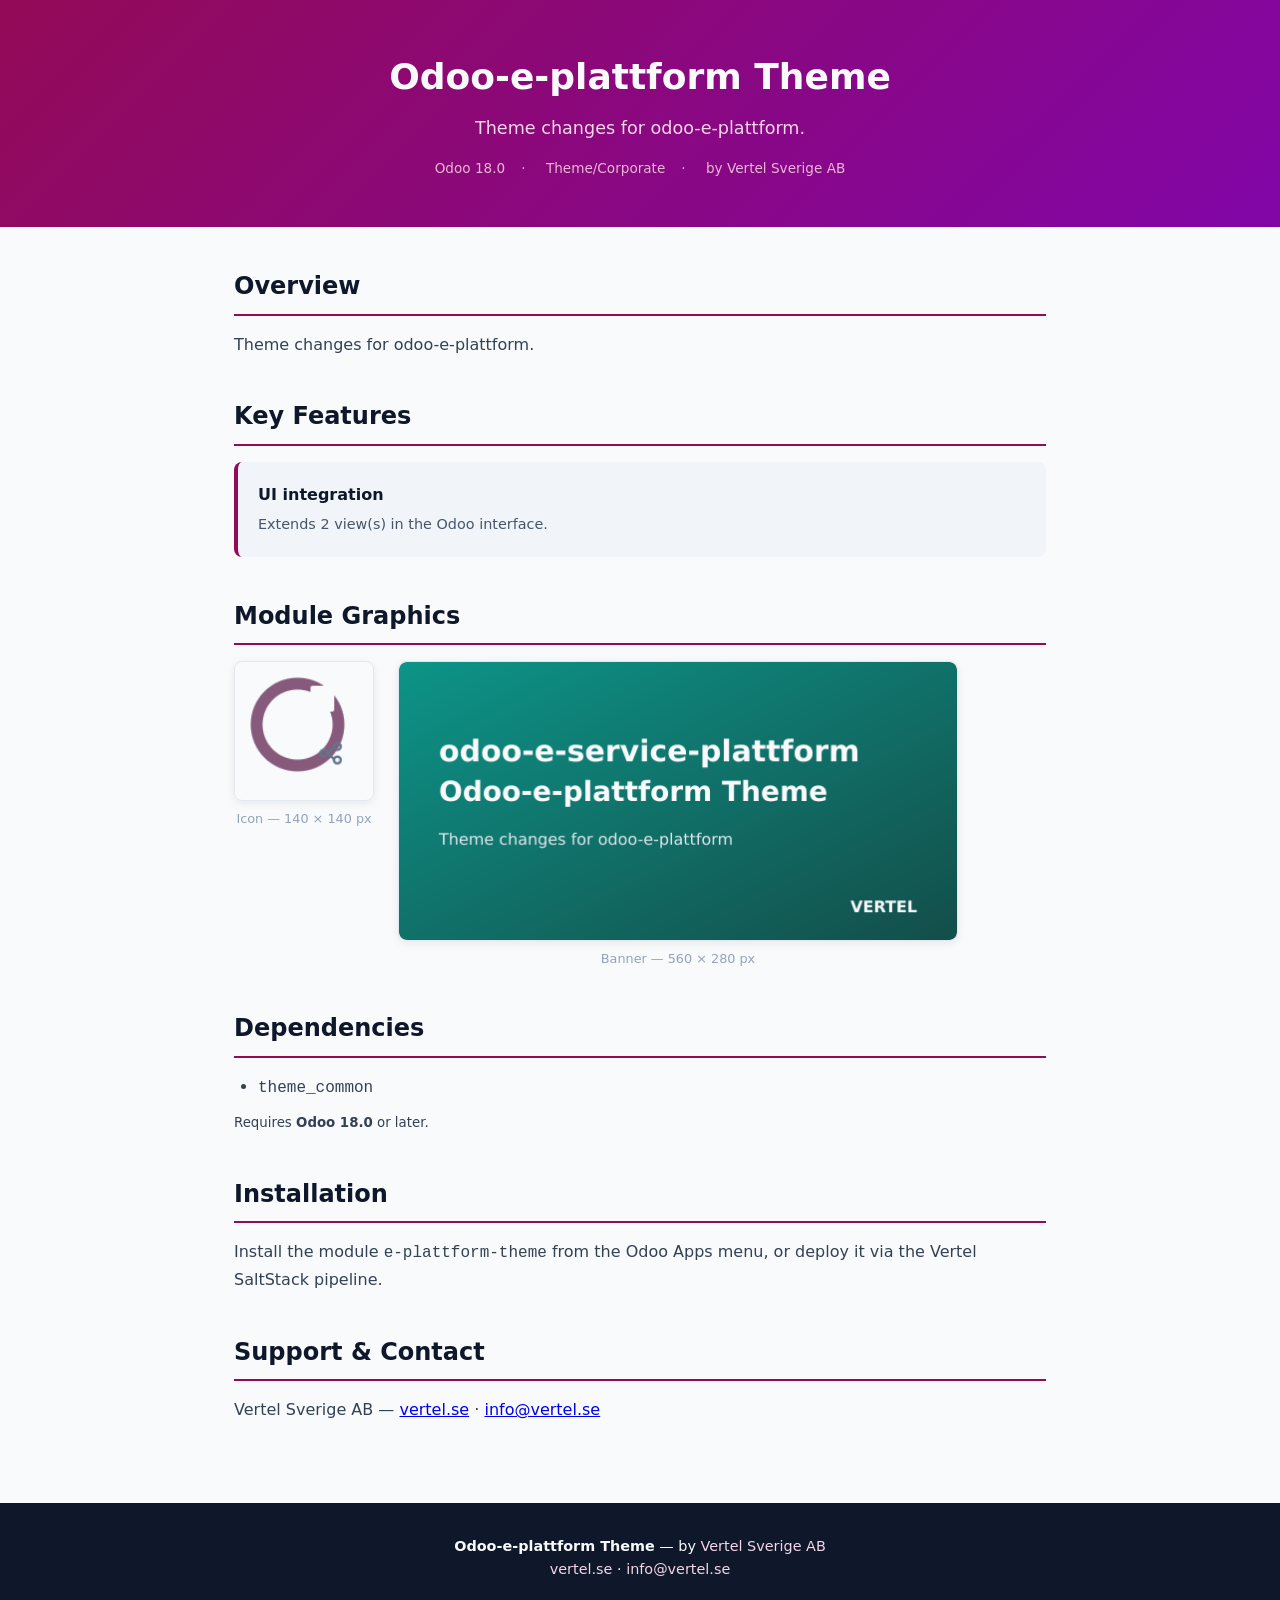
<file: e-plattform-theme/static/description/index.html>
<!DOCTYPE html>
<html lang="en">
<head>
  <meta charset="UTF-8">
  <meta name="viewport" content="width=device-width, initial-scale=1.0">
  <title>Odoo-e-plattform Theme &mdash; Vertel for Odoo</title>
  <style>
    :root { --navy:#0F172A; --darkBg:#1E293B; --white:#F8FAFC; --gray:#94A3B8;
             --lightGray:#E2E8F0; --brand:#930a57; --brand2:#8105a7; }
    * { margin:0; padding:0; box-sizing:border-box; }
    body { font-family:Inter,system-ui,-apple-system,sans-serif; color:var(--darkBg);
            background:var(--white); line-height:1.6; }
    .hero { background:linear-gradient(135deg,var(--brand),var(--brand2)); color:var(--white);
             padding:48px 32px; text-align:center; }
    .hero h1 { font-size:2.25rem; font-weight:800; margin-bottom:8px; }
    .hero .subtitle { font-size:1.1rem; color:#f3d7e6; }
    .hero .meta { margin-top:16px; font-size:0.85rem; color:#e8b8d2; }
    .hero .meta span { margin:0 8px; }
    .container { max-width:860px; margin:0 auto; padding:40px 24px; }
    section { margin-bottom:40px; }
    section h2 { font-size:1.5rem; font-weight:700; color:var(--navy);
                  margin-bottom:16px; padding-bottom:8px; border-bottom:2px solid var(--brand); }
    section p, section li { font-size:1rem; color:#334155; }
    section p { margin-bottom:12px; }
    section ul { padding-left:24px; }
    section li { margin-bottom:8px; }
    .feature-grid { display:grid; grid-template-columns:repeat(auto-fit,minmax(240px,1fr));
                     gap:16px; margin-top:16px; }
    .feature-card { background:#F1F5F9; border-radius:8px; padding:20px;
                     border-left:4px solid var(--brand); }
    .feature-card h4 { font-size:1rem; font-weight:600; color:var(--navy); margin-bottom:6px; }
    .feature-card p { font-size:0.9rem; color:#475569; margin:0; }
    .screenshots { display:flex; flex-wrap:wrap; gap:24px; align-items:flex-start; }
    .screenshots figure { margin:0; text-align:center; }
    .screenshots img { display:block; border-radius:8px;
                        box-shadow:0 2px 8px rgba(0,0,0,0.08);
                        border:1px solid var(--lightGray); }
    .screenshots figcaption { margin-top:8px; font-size:0.8rem; color:var(--gray); }
    footer { background:var(--navy); color:var(--white); text-align:center;
              padding:32px 24px; font-size:0.9rem; }
    footer a { color:#f3d7e6; text-decoration:none; }
  </style>
</head>
<body>
<div class="hero">
  <h1>Odoo-e-plattform Theme</h1>
  <p class="subtitle">Theme changes for odoo-e-plattform.</p>
  <div class="meta">
    <span>Odoo 18.0</span><span>&middot;</span>
    <span>Theme/Corporate</span><span>&middot;</span>
    <span>by Vertel Sverige AB</span>
  </div>
</div>
<div class="container">
  <section id="overview">
    <h2>Overview</h2>
    <p>Theme changes for odoo-e-plattform.</p>
  </section>
  <section id="features">
    <h2>Key Features</h2>
    <div class="feature-grid">
      <div class="feature-card"><h4>UI integration</h4><p>Extends 2 view(s) in the Odoo interface.</p></div>
    </div>
  </section>
  <section id="screenshots">
    <h2>Module Graphics</h2>
    <div class="screenshots">
      <figure>
        <img src="icon.png" alt="Odoo-e-plattform Theme icon" width="140" height="140">
        <figcaption>Icon &mdash; 140 &times; 140 px</figcaption>
      </figure>
      <figure>
        <img src="banner.png" alt="Odoo-e-plattform Theme banner" width="560" height="280">
        <figcaption>Banner &mdash; 560 &times; 280 px</figcaption>
      </figure>
    </div>
  </section>
  <section id="dependencies">
    <h2>Dependencies</h2>
    <ul><li><code>theme_common</code></li></ul>
    <p><small>Requires <strong>Odoo 18.0</strong> or later.</small></p>
  </section>
  <section id="installation">
    <h2>Installation</h2>
    <p>Install the module <code>e-plattform-theme</code> from the Odoo Apps menu,
       or deploy it via the Vertel SaltStack pipeline.</p>
  </section>
  <section id="support">
    <h2>Support &amp; Contact</h2>
    <p>Vertel Sverige AB &mdash; <a href="https://vertel.se">vertel.se</a> &middot;
       <a href="mailto:info@vertel.se">info@vertel.se</a></p>
  </section>
</div>
<footer>
  <p><strong>Odoo-e-plattform Theme</strong> &mdash; by <a href="https://vertel.se">Vertel Sverige AB</a></p>
  <p><a href="https://vertel.se">vertel.se</a> &middot;
     <a href="mailto:info@vertel.se">info@vertel.se</a></p>
</footer>
</body>
</html>
</file>
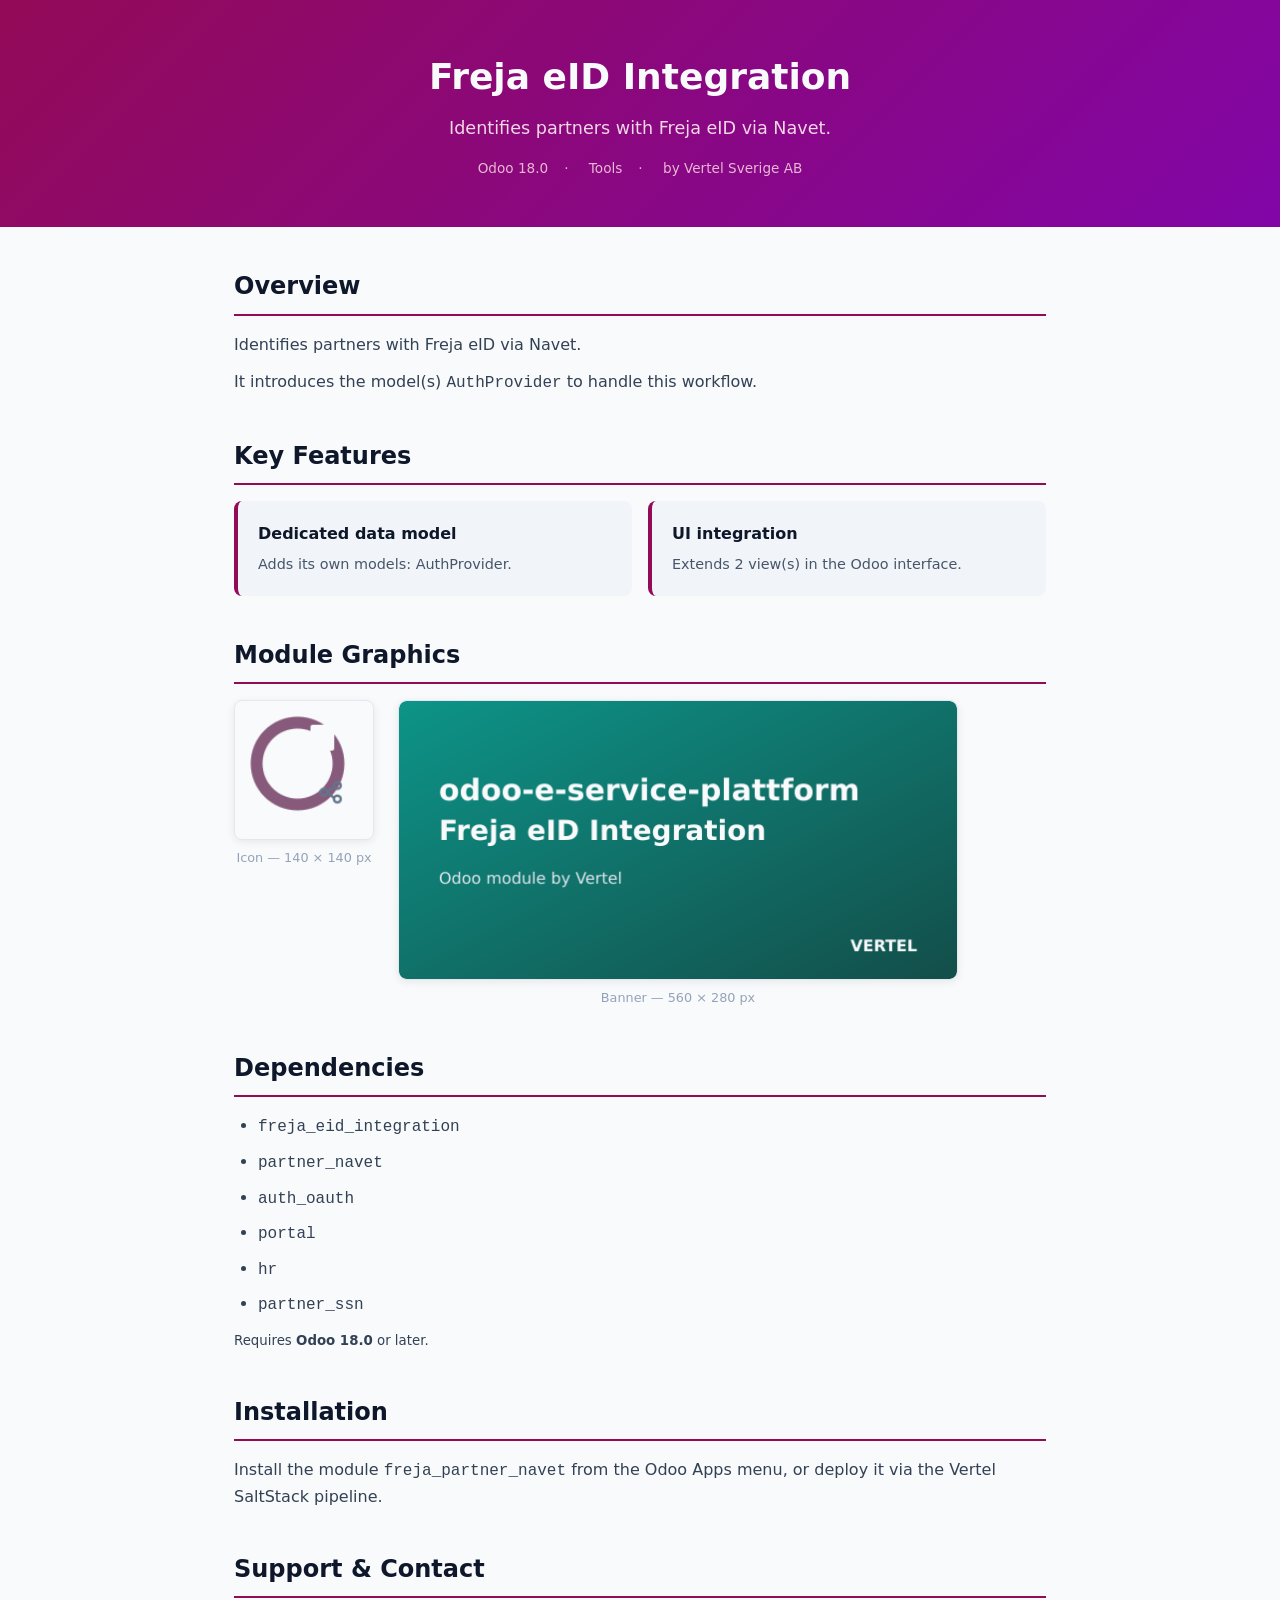
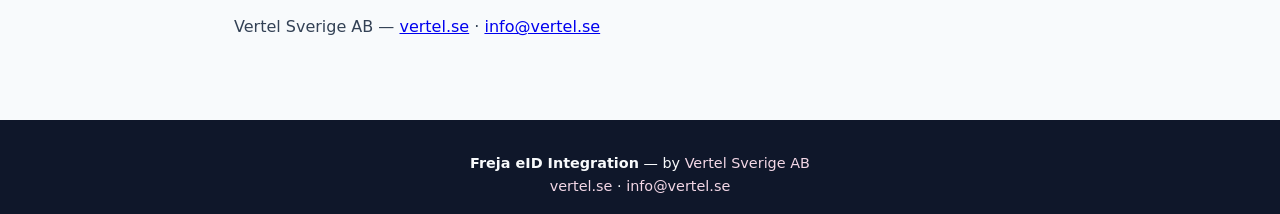
<file: freja_partner_navet/static/description/index.html>
<!DOCTYPE html>
<html lang="en">
<head>
  <meta charset="UTF-8">
  <meta name="viewport" content="width=device-width, initial-scale=1.0">
  <title>Freja eID Integration &mdash; Vertel for Odoo</title>
  <style>
    :root { --navy:#0F172A; --darkBg:#1E293B; --white:#F8FAFC; --gray:#94A3B8;
             --lightGray:#E2E8F0; --brand:#930a57; --brand2:#8105a7; }
    * { margin:0; padding:0; box-sizing:border-box; }
    body { font-family:Inter,system-ui,-apple-system,sans-serif; color:var(--darkBg);
            background:var(--white); line-height:1.6; }
    .hero { background:linear-gradient(135deg,var(--brand),var(--brand2)); color:var(--white);
             padding:48px 32px; text-align:center; }
    .hero h1 { font-size:2.25rem; font-weight:800; margin-bottom:8px; }
    .hero .subtitle { font-size:1.1rem; color:#f3d7e6; }
    .hero .meta { margin-top:16px; font-size:0.85rem; color:#e8b8d2; }
    .hero .meta span { margin:0 8px; }
    .container { max-width:860px; margin:0 auto; padding:40px 24px; }
    section { margin-bottom:40px; }
    section h2 { font-size:1.5rem; font-weight:700; color:var(--navy);
                  margin-bottom:16px; padding-bottom:8px; border-bottom:2px solid var(--brand); }
    section p, section li { font-size:1rem; color:#334155; }
    section p { margin-bottom:12px; }
    section ul { padding-left:24px; }
    section li { margin-bottom:8px; }
    .feature-grid { display:grid; grid-template-columns:repeat(auto-fit,minmax(240px,1fr));
                     gap:16px; margin-top:16px; }
    .feature-card { background:#F1F5F9; border-radius:8px; padding:20px;
                     border-left:4px solid var(--brand); }
    .feature-card h4 { font-size:1rem; font-weight:600; color:var(--navy); margin-bottom:6px; }
    .feature-card p { font-size:0.9rem; color:#475569; margin:0; }
    .screenshots { display:flex; flex-wrap:wrap; gap:24px; align-items:flex-start; }
    .screenshots figure { margin:0; text-align:center; }
    .screenshots img { display:block; border-radius:8px;
                        box-shadow:0 2px 8px rgba(0,0,0,0.08);
                        border:1px solid var(--lightGray); }
    .screenshots figcaption { margin-top:8px; font-size:0.8rem; color:var(--gray); }
    footer { background:var(--navy); color:var(--white); text-align:center;
              padding:32px 24px; font-size:0.9rem; }
    footer a { color:#f3d7e6; text-decoration:none; }
  </style>
</head>
<body>
<div class="hero">
  <h1>Freja eID Integration</h1>
  <p class="subtitle">Identifies partners with Freja eID via Navet.</p>
  <div class="meta">
    <span>Odoo 18.0</span><span>&middot;</span>
    <span>Tools</span><span>&middot;</span>
    <span>by Vertel Sverige AB</span>
  </div>
</div>
<div class="container">
  <section id="overview">
    <h2>Overview</h2>
    <p>Identifies partners with Freja eID via Navet.</p>
    <p>It introduces the model(s) <code>AuthProvider</code> to handle this workflow.</p>
  </section>
  <section id="features">
    <h2>Key Features</h2>
    <div class="feature-grid">
      <div class="feature-card"><h4>Dedicated data model</h4><p>Adds its own models: AuthProvider.</p></div>
      <div class="feature-card"><h4>UI integration</h4><p>Extends 2 view(s) in the Odoo interface.</p></div>
    </div>
  </section>
  <section id="screenshots">
    <h2>Module Graphics</h2>
    <div class="screenshots">
      <figure>
        <img src="icon.png" alt="Freja eID Integration icon" width="140" height="140">
        <figcaption>Icon &mdash; 140 &times; 140 px</figcaption>
      </figure>
      <figure>
        <img src="banner.png" alt="Freja eID Integration banner" width="560" height="280">
        <figcaption>Banner &mdash; 560 &times; 280 px</figcaption>
      </figure>
    </div>
  </section>
  <section id="dependencies">
    <h2>Dependencies</h2>
    <ul><li><code>freja_eid_integration</code></li><li><code>partner_navet</code></li><li><code>auth_oauth</code></li><li><code>portal</code></li><li><code>hr</code></li><li><code>partner_ssn</code></li></ul>
    <p><small>Requires <strong>Odoo 18.0</strong> or later.</small></p>
  </section>
  <section id="installation">
    <h2>Installation</h2>
    <p>Install the module <code>freja_partner_navet</code> from the Odoo Apps menu,
       or deploy it via the Vertel SaltStack pipeline.</p>
  </section>
  <section id="support">
    <h2>Support &amp; Contact</h2>
    <p>Vertel Sverige AB &mdash; <a href="https://vertel.se">vertel.se</a> &middot;
       <a href="mailto:info@vertel.se">info@vertel.se</a></p>
  </section>
</div>
<footer>
  <p><strong>Freja eID Integration</strong> &mdash; by <a href="https://vertel.se">Vertel Sverige AB</a></p>
  <p><a href="https://vertel.se">vertel.se</a> &middot;
     <a href="mailto:info@vertel.se">info@vertel.se</a></p>
</footer>
</body>
</html>
</file>
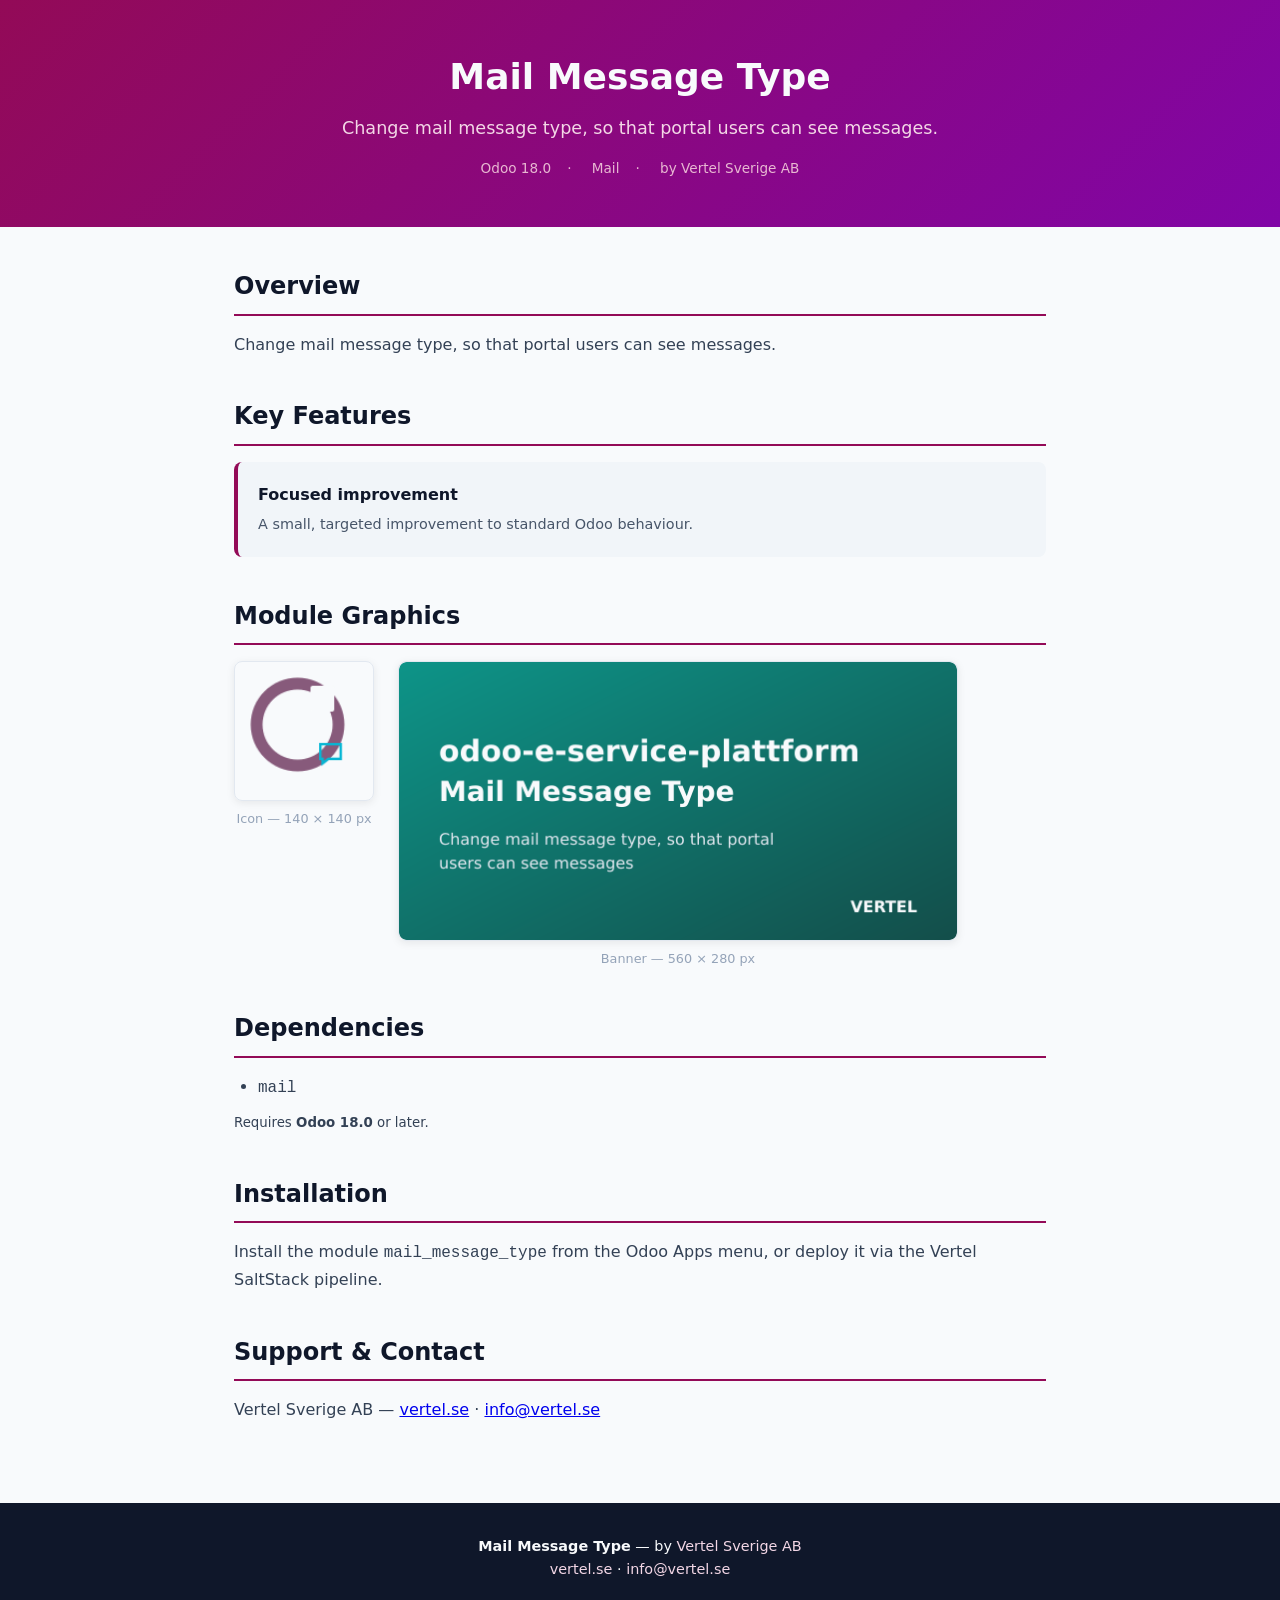
<file: mail_message_type/static/description/index.html>
<!DOCTYPE html>
<html lang="en">
<head>
  <meta charset="UTF-8">
  <meta name="viewport" content="width=device-width, initial-scale=1.0">
  <title>Mail Message Type &mdash; Vertel for Odoo</title>
  <style>
    :root { --navy:#0F172A; --darkBg:#1E293B; --white:#F8FAFC; --gray:#94A3B8;
             --lightGray:#E2E8F0; --brand:#930a57; --brand2:#8105a7; }
    * { margin:0; padding:0; box-sizing:border-box; }
    body { font-family:Inter,system-ui,-apple-system,sans-serif; color:var(--darkBg);
            background:var(--white); line-height:1.6; }
    .hero { background:linear-gradient(135deg,var(--brand),var(--brand2)); color:var(--white);
             padding:48px 32px; text-align:center; }
    .hero h1 { font-size:2.25rem; font-weight:800; margin-bottom:8px; }
    .hero .subtitle { font-size:1.1rem; color:#f3d7e6; }
    .hero .meta { margin-top:16px; font-size:0.85rem; color:#e8b8d2; }
    .hero .meta span { margin:0 8px; }
    .container { max-width:860px; margin:0 auto; padding:40px 24px; }
    section { margin-bottom:40px; }
    section h2 { font-size:1.5rem; font-weight:700; color:var(--navy);
                  margin-bottom:16px; padding-bottom:8px; border-bottom:2px solid var(--brand); }
    section p, section li { font-size:1rem; color:#334155; }
    section p { margin-bottom:12px; }
    section ul { padding-left:24px; }
    section li { margin-bottom:8px; }
    .feature-grid { display:grid; grid-template-columns:repeat(auto-fit,minmax(240px,1fr));
                     gap:16px; margin-top:16px; }
    .feature-card { background:#F1F5F9; border-radius:8px; padding:20px;
                     border-left:4px solid var(--brand); }
    .feature-card h4 { font-size:1rem; font-weight:600; color:var(--navy); margin-bottom:6px; }
    .feature-card p { font-size:0.9rem; color:#475569; margin:0; }
    .screenshots { display:flex; flex-wrap:wrap; gap:24px; align-items:flex-start; }
    .screenshots figure { margin:0; text-align:center; }
    .screenshots img { display:block; border-radius:8px;
                        box-shadow:0 2px 8px rgba(0,0,0,0.08);
                        border:1px solid var(--lightGray); }
    .screenshots figcaption { margin-top:8px; font-size:0.8rem; color:var(--gray); }
    footer { background:var(--navy); color:var(--white); text-align:center;
              padding:32px 24px; font-size:0.9rem; }
    footer a { color:#f3d7e6; text-decoration:none; }
  </style>
</head>
<body>
<div class="hero">
  <h1>Mail Message Type</h1>
  <p class="subtitle">Change mail message type, so that portal users can see messages.</p>
  <div class="meta">
    <span>Odoo 18.0</span><span>&middot;</span>
    <span>Mail</span><span>&middot;</span>
    <span>by Vertel Sverige AB</span>
  </div>
</div>
<div class="container">
  <section id="overview">
    <h2>Overview</h2>
    <p>Change mail message type, so that portal users can see messages.</p>
  </section>
  <section id="features">
    <h2>Key Features</h2>
    <div class="feature-grid">
      <div class="feature-card"><h4>Focused improvement</h4><p>A small, targeted improvement to standard Odoo behaviour.</p></div>
    </div>
  </section>
  <section id="screenshots">
    <h2>Module Graphics</h2>
    <div class="screenshots">
      <figure>
        <img src="icon.png" alt="Mail Message Type icon" width="140" height="140">
        <figcaption>Icon &mdash; 140 &times; 140 px</figcaption>
      </figure>
      <figure>
        <img src="banner.png" alt="Mail Message Type banner" width="560" height="280">
        <figcaption>Banner &mdash; 560 &times; 280 px</figcaption>
      </figure>
    </div>
  </section>
  <section id="dependencies">
    <h2>Dependencies</h2>
    <ul><li><code>mail</code></li></ul>
    <p><small>Requires <strong>Odoo 18.0</strong> or later.</small></p>
  </section>
  <section id="installation">
    <h2>Installation</h2>
    <p>Install the module <code>mail_message_type</code> from the Odoo Apps menu,
       or deploy it via the Vertel SaltStack pipeline.</p>
  </section>
  <section id="support">
    <h2>Support &amp; Contact</h2>
    <p>Vertel Sverige AB &mdash; <a href="https://vertel.se">vertel.se</a> &middot;
       <a href="mailto:info@vertel.se">info@vertel.se</a></p>
  </section>
</div>
<footer>
  <p><strong>Mail Message Type</strong> &mdash; by <a href="https://vertel.se">Vertel Sverige AB</a></p>
  <p><a href="https://vertel.se">vertel.se</a> &middot;
     <a href="mailto:info@vertel.se">info@vertel.se</a></p>
</footer>
</body>
</html>
</file>
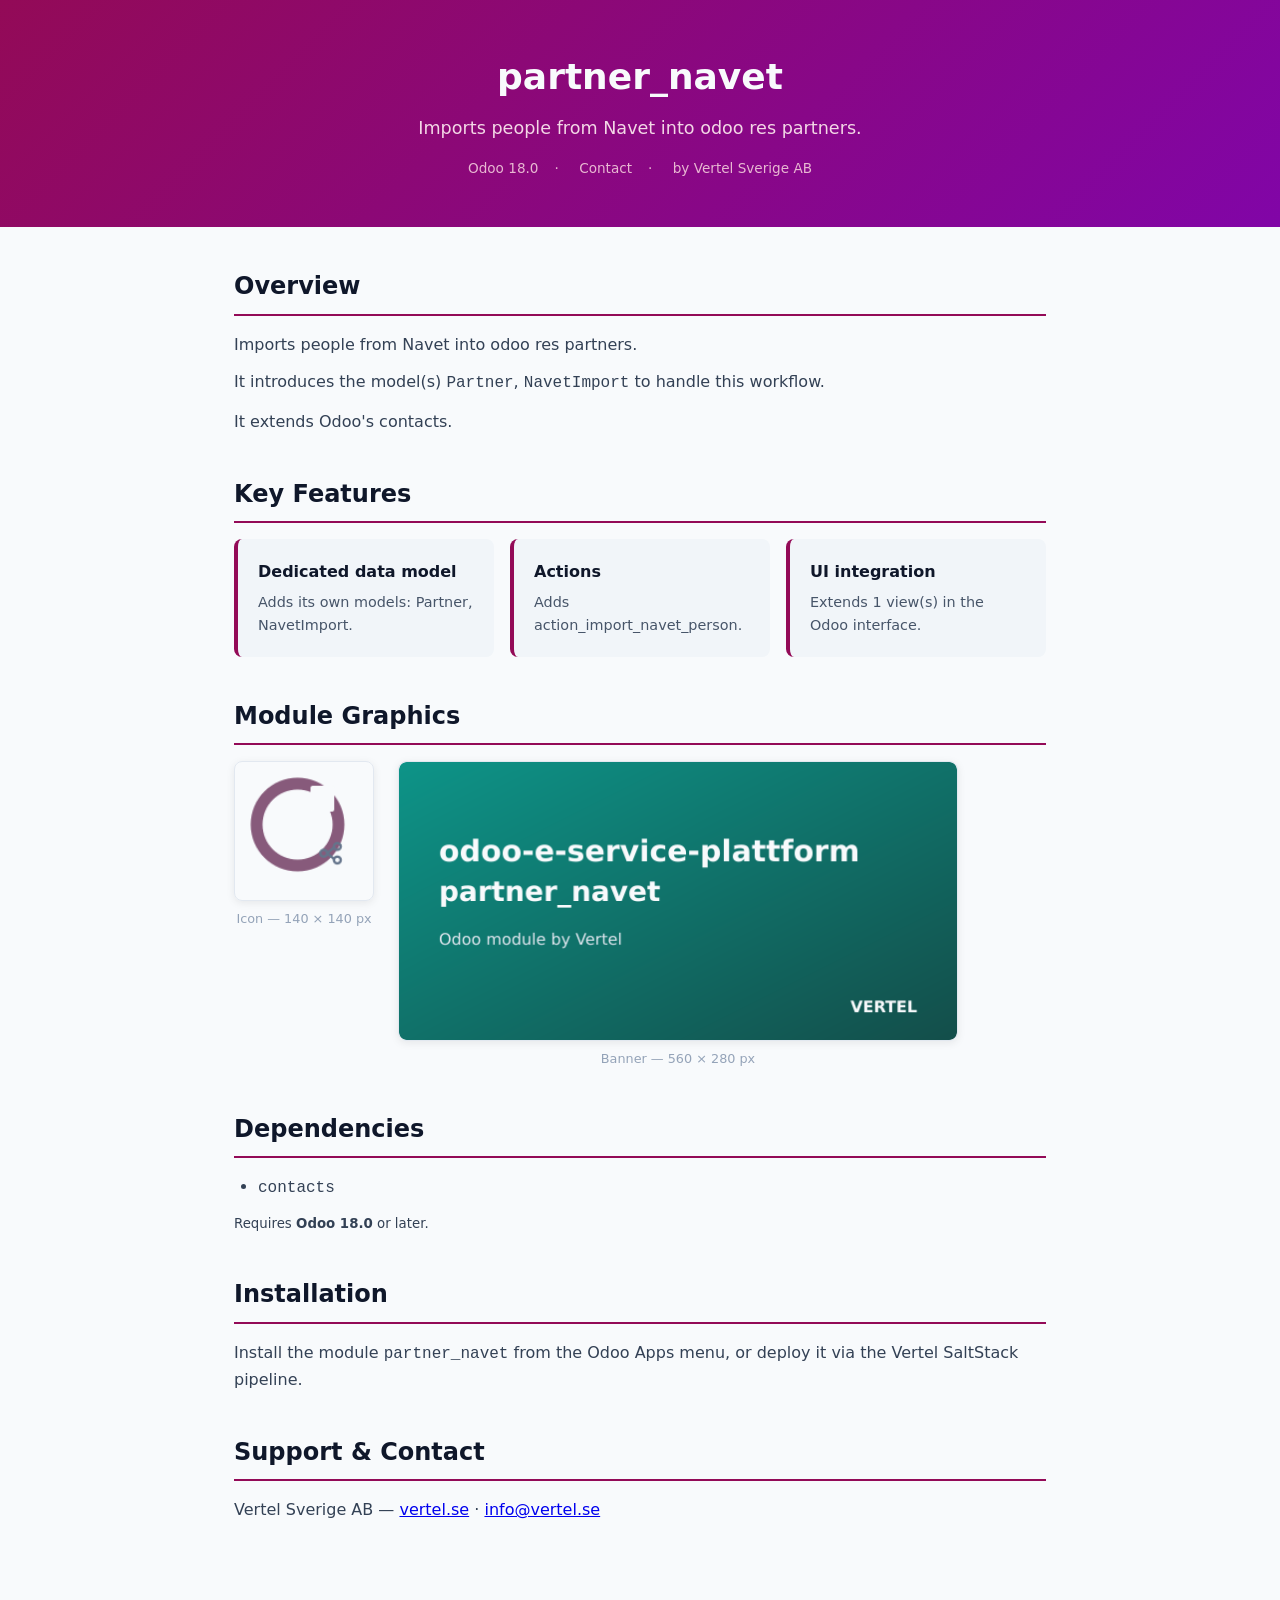
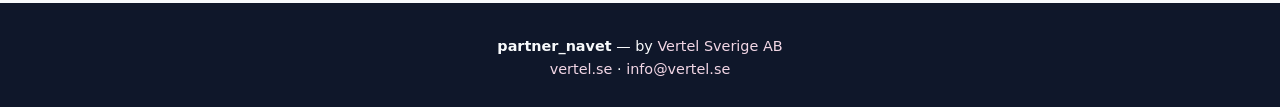
<file: partner_navet/static/description/index.html>
<!DOCTYPE html>
<html lang="en">
<head>
  <meta charset="UTF-8">
  <meta name="viewport" content="width=device-width, initial-scale=1.0">
  <title>partner_navet &mdash; Vertel for Odoo</title>
  <style>
    :root { --navy:#0F172A; --darkBg:#1E293B; --white:#F8FAFC; --gray:#94A3B8;
             --lightGray:#E2E8F0; --brand:#930a57; --brand2:#8105a7; }
    * { margin:0; padding:0; box-sizing:border-box; }
    body { font-family:Inter,system-ui,-apple-system,sans-serif; color:var(--darkBg);
            background:var(--white); line-height:1.6; }
    .hero { background:linear-gradient(135deg,var(--brand),var(--brand2)); color:var(--white);
             padding:48px 32px; text-align:center; }
    .hero h1 { font-size:2.25rem; font-weight:800; margin-bottom:8px; }
    .hero .subtitle { font-size:1.1rem; color:#f3d7e6; }
    .hero .meta { margin-top:16px; font-size:0.85rem; color:#e8b8d2; }
    .hero .meta span { margin:0 8px; }
    .container { max-width:860px; margin:0 auto; padding:40px 24px; }
    section { margin-bottom:40px; }
    section h2 { font-size:1.5rem; font-weight:700; color:var(--navy);
                  margin-bottom:16px; padding-bottom:8px; border-bottom:2px solid var(--brand); }
    section p, section li { font-size:1rem; color:#334155; }
    section p { margin-bottom:12px; }
    section ul { padding-left:24px; }
    section li { margin-bottom:8px; }
    .feature-grid { display:grid; grid-template-columns:repeat(auto-fit,minmax(240px,1fr));
                     gap:16px; margin-top:16px; }
    .feature-card { background:#F1F5F9; border-radius:8px; padding:20px;
                     border-left:4px solid var(--brand); }
    .feature-card h4 { font-size:1rem; font-weight:600; color:var(--navy); margin-bottom:6px; }
    .feature-card p { font-size:0.9rem; color:#475569; margin:0; }
    .screenshots { display:flex; flex-wrap:wrap; gap:24px; align-items:flex-start; }
    .screenshots figure { margin:0; text-align:center; }
    .screenshots img { display:block; border-radius:8px;
                        box-shadow:0 2px 8px rgba(0,0,0,0.08);
                        border:1px solid var(--lightGray); }
    .screenshots figcaption { margin-top:8px; font-size:0.8rem; color:var(--gray); }
    footer { background:var(--navy); color:var(--white); text-align:center;
              padding:32px 24px; font-size:0.9rem; }
    footer a { color:#f3d7e6; text-decoration:none; }
  </style>
</head>
<body>
<div class="hero">
  <h1>partner_navet</h1>
  <p class="subtitle">Imports people from Navet into odoo res partners.</p>
  <div class="meta">
    <span>Odoo 18.0</span><span>&middot;</span>
    <span>Contact</span><span>&middot;</span>
    <span>by Vertel Sverige AB</span>
  </div>
</div>
<div class="container">
  <section id="overview">
    <h2>Overview</h2>
    <p>Imports people from Navet into odoo res partners.</p>
    <p>It introduces the model(s) <code>Partner</code>, <code>NavetImport</code> to handle this workflow.</p>
    <p>It extends Odoo's contacts.</p>
  </section>
  <section id="features">
    <h2>Key Features</h2>
    <div class="feature-grid">
      <div class="feature-card"><h4>Dedicated data model</h4><p>Adds its own models: Partner, NavetImport.</p></div>
      <div class="feature-card"><h4>Actions</h4><p>Adds action_import_navet_person.</p></div>
      <div class="feature-card"><h4>UI integration</h4><p>Extends 1 view(s) in the Odoo interface.</p></div>
    </div>
  </section>
  <section id="screenshots">
    <h2>Module Graphics</h2>
    <div class="screenshots">
      <figure>
        <img src="icon.png" alt="partner_navet icon" width="140" height="140">
        <figcaption>Icon &mdash; 140 &times; 140 px</figcaption>
      </figure>
      <figure>
        <img src="banner.png" alt="partner_navet banner" width="560" height="280">
        <figcaption>Banner &mdash; 560 &times; 280 px</figcaption>
      </figure>
    </div>
  </section>
  <section id="dependencies">
    <h2>Dependencies</h2>
    <ul><li><code>contacts</code></li></ul>
    <p><small>Requires <strong>Odoo 18.0</strong> or later.</small></p>
  </section>
  <section id="installation">
    <h2>Installation</h2>
    <p>Install the module <code>partner_navet</code> from the Odoo Apps menu,
       or deploy it via the Vertel SaltStack pipeline.</p>
  </section>
  <section id="support">
    <h2>Support &amp; Contact</h2>
    <p>Vertel Sverige AB &mdash; <a href="https://vertel.se">vertel.se</a> &middot;
       <a href="mailto:info@vertel.se">info@vertel.se</a></p>
  </section>
</div>
<footer>
  <p><strong>partner_navet</strong> &mdash; by <a href="https://vertel.se">Vertel Sverige AB</a></p>
  <p><a href="https://vertel.se">vertel.se</a> &middot;
     <a href="mailto:info@vertel.se">info@vertel.se</a></p>
</footer>
</body>
</html>
</file>
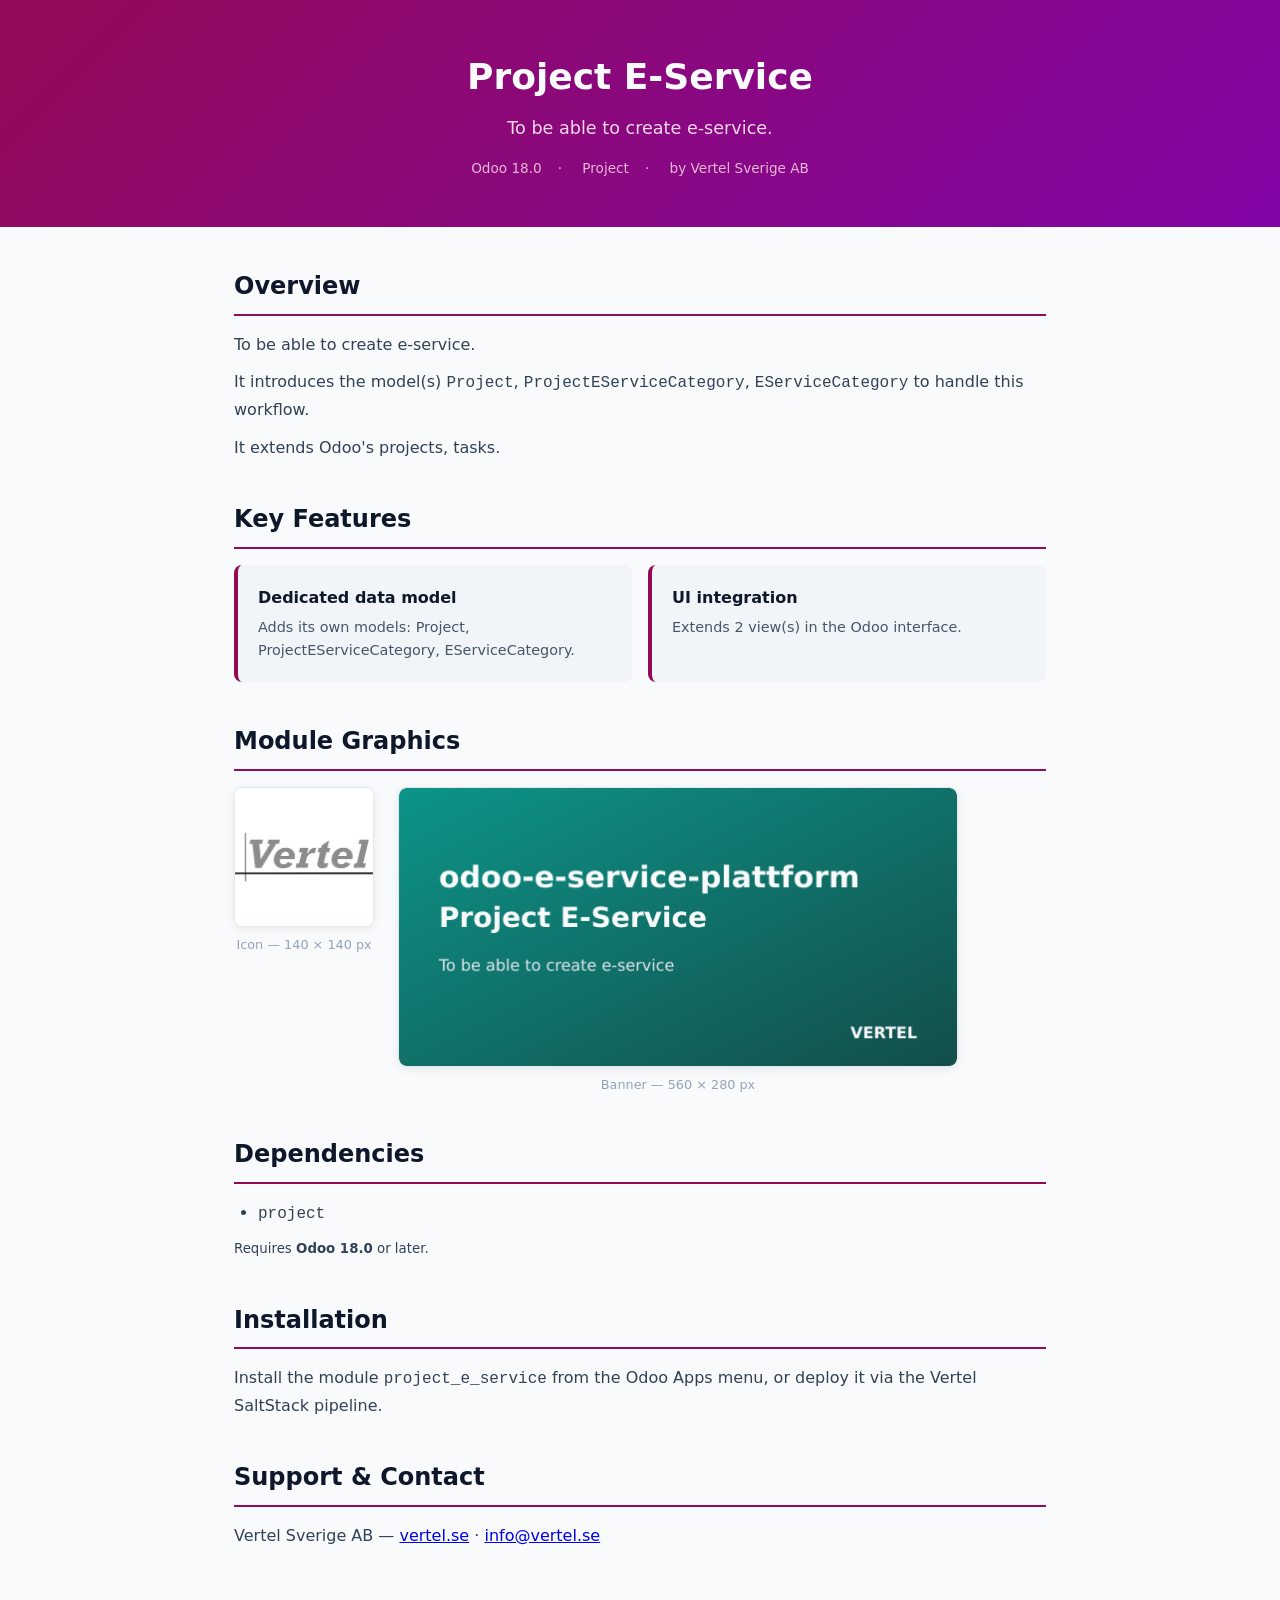
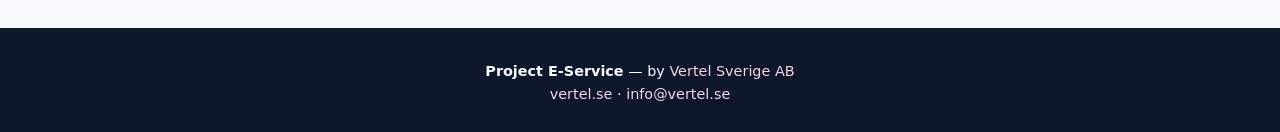
<file: project_e_service/static/description/index.html>
<!DOCTYPE html>
<html lang="en">
<head>
  <meta charset="UTF-8">
  <meta name="viewport" content="width=device-width, initial-scale=1.0">
  <title>Project E-Service &mdash; Vertel for Odoo</title>
  <style>
    :root { --navy:#0F172A; --darkBg:#1E293B; --white:#F8FAFC; --gray:#94A3B8;
             --lightGray:#E2E8F0; --brand:#930a57; --brand2:#8105a7; }
    * { margin:0; padding:0; box-sizing:border-box; }
    body { font-family:Inter,system-ui,-apple-system,sans-serif; color:var(--darkBg);
            background:var(--white); line-height:1.6; }
    .hero { background:linear-gradient(135deg,var(--brand),var(--brand2)); color:var(--white);
             padding:48px 32px; text-align:center; }
    .hero h1 { font-size:2.25rem; font-weight:800; margin-bottom:8px; }
    .hero .subtitle { font-size:1.1rem; color:#f3d7e6; }
    .hero .meta { margin-top:16px; font-size:0.85rem; color:#e8b8d2; }
    .hero .meta span { margin:0 8px; }
    .container { max-width:860px; margin:0 auto; padding:40px 24px; }
    section { margin-bottom:40px; }
    section h2 { font-size:1.5rem; font-weight:700; color:var(--navy);
                  margin-bottom:16px; padding-bottom:8px; border-bottom:2px solid var(--brand); }
    section p, section li { font-size:1rem; color:#334155; }
    section p { margin-bottom:12px; }
    section ul { padding-left:24px; }
    section li { margin-bottom:8px; }
    .feature-grid { display:grid; grid-template-columns:repeat(auto-fit,minmax(240px,1fr));
                     gap:16px; margin-top:16px; }
    .feature-card { background:#F1F5F9; border-radius:8px; padding:20px;
                     border-left:4px solid var(--brand); }
    .feature-card h4 { font-size:1rem; font-weight:600; color:var(--navy); margin-bottom:6px; }
    .feature-card p { font-size:0.9rem; color:#475569; margin:0; }
    .screenshots { display:flex; flex-wrap:wrap; gap:24px; align-items:flex-start; }
    .screenshots figure { margin:0; text-align:center; }
    .screenshots img { display:block; border-radius:8px;
                        box-shadow:0 2px 8px rgba(0,0,0,0.08);
                        border:1px solid var(--lightGray); }
    .screenshots figcaption { margin-top:8px; font-size:0.8rem; color:var(--gray); }
    footer { background:var(--navy); color:var(--white); text-align:center;
              padding:32px 24px; font-size:0.9rem; }
    footer a { color:#f3d7e6; text-decoration:none; }
  </style>
</head>
<body>
<div class="hero">
  <h1>Project E-Service</h1>
  <p class="subtitle">To be able to create e-service.</p>
  <div class="meta">
    <span>Odoo 18.0</span><span>&middot;</span>
    <span>Project</span><span>&middot;</span>
    <span>by Vertel Sverige AB</span>
  </div>
</div>
<div class="container">
  <section id="overview">
    <h2>Overview</h2>
    <p>To be able to create e-service.</p>
    <p>It introduces the model(s) <code>Project</code>, <code>ProjectEServiceCategory</code>, <code>EServiceCategory</code> to handle this workflow.</p>
    <p>It extends Odoo's projects, tasks.</p>
  </section>
  <section id="features">
    <h2>Key Features</h2>
    <div class="feature-grid">
      <div class="feature-card"><h4>Dedicated data model</h4><p>Adds its own models: Project, ProjectEServiceCategory, EServiceCategory.</p></div>
      <div class="feature-card"><h4>UI integration</h4><p>Extends 2 view(s) in the Odoo interface.</p></div>
    </div>
  </section>
  <section id="screenshots">
    <h2>Module Graphics</h2>
    <div class="screenshots">
      <figure>
        <img src="icon.png" alt="Project E-Service icon" width="140" height="140">
        <figcaption>Icon &mdash; 140 &times; 140 px</figcaption>
      </figure>
      <figure>
        <img src="banner.png" alt="Project E-Service banner" width="560" height="280">
        <figcaption>Banner &mdash; 560 &times; 280 px</figcaption>
      </figure>
    </div>
  </section>
  <section id="dependencies">
    <h2>Dependencies</h2>
    <ul><li><code>project</code></li></ul>
    <p><small>Requires <strong>Odoo 18.0</strong> or later.</small></p>
  </section>
  <section id="installation">
    <h2>Installation</h2>
    <p>Install the module <code>project_e_service</code> from the Odoo Apps menu,
       or deploy it via the Vertel SaltStack pipeline.</p>
  </section>
  <section id="support">
    <h2>Support &amp; Contact</h2>
    <p>Vertel Sverige AB &mdash; <a href="https://vertel.se">vertel.se</a> &middot;
       <a href="mailto:info@vertel.se">info@vertel.se</a></p>
  </section>
</div>
<footer>
  <p><strong>Project E-Service</strong> &mdash; by <a href="https://vertel.se">Vertel Sverige AB</a></p>
  <p><a href="https://vertel.se">vertel.se</a> &middot;
     <a href="mailto:info@vertel.se">info@vertel.se</a></p>
</footer>
</body>
</html>
</file>
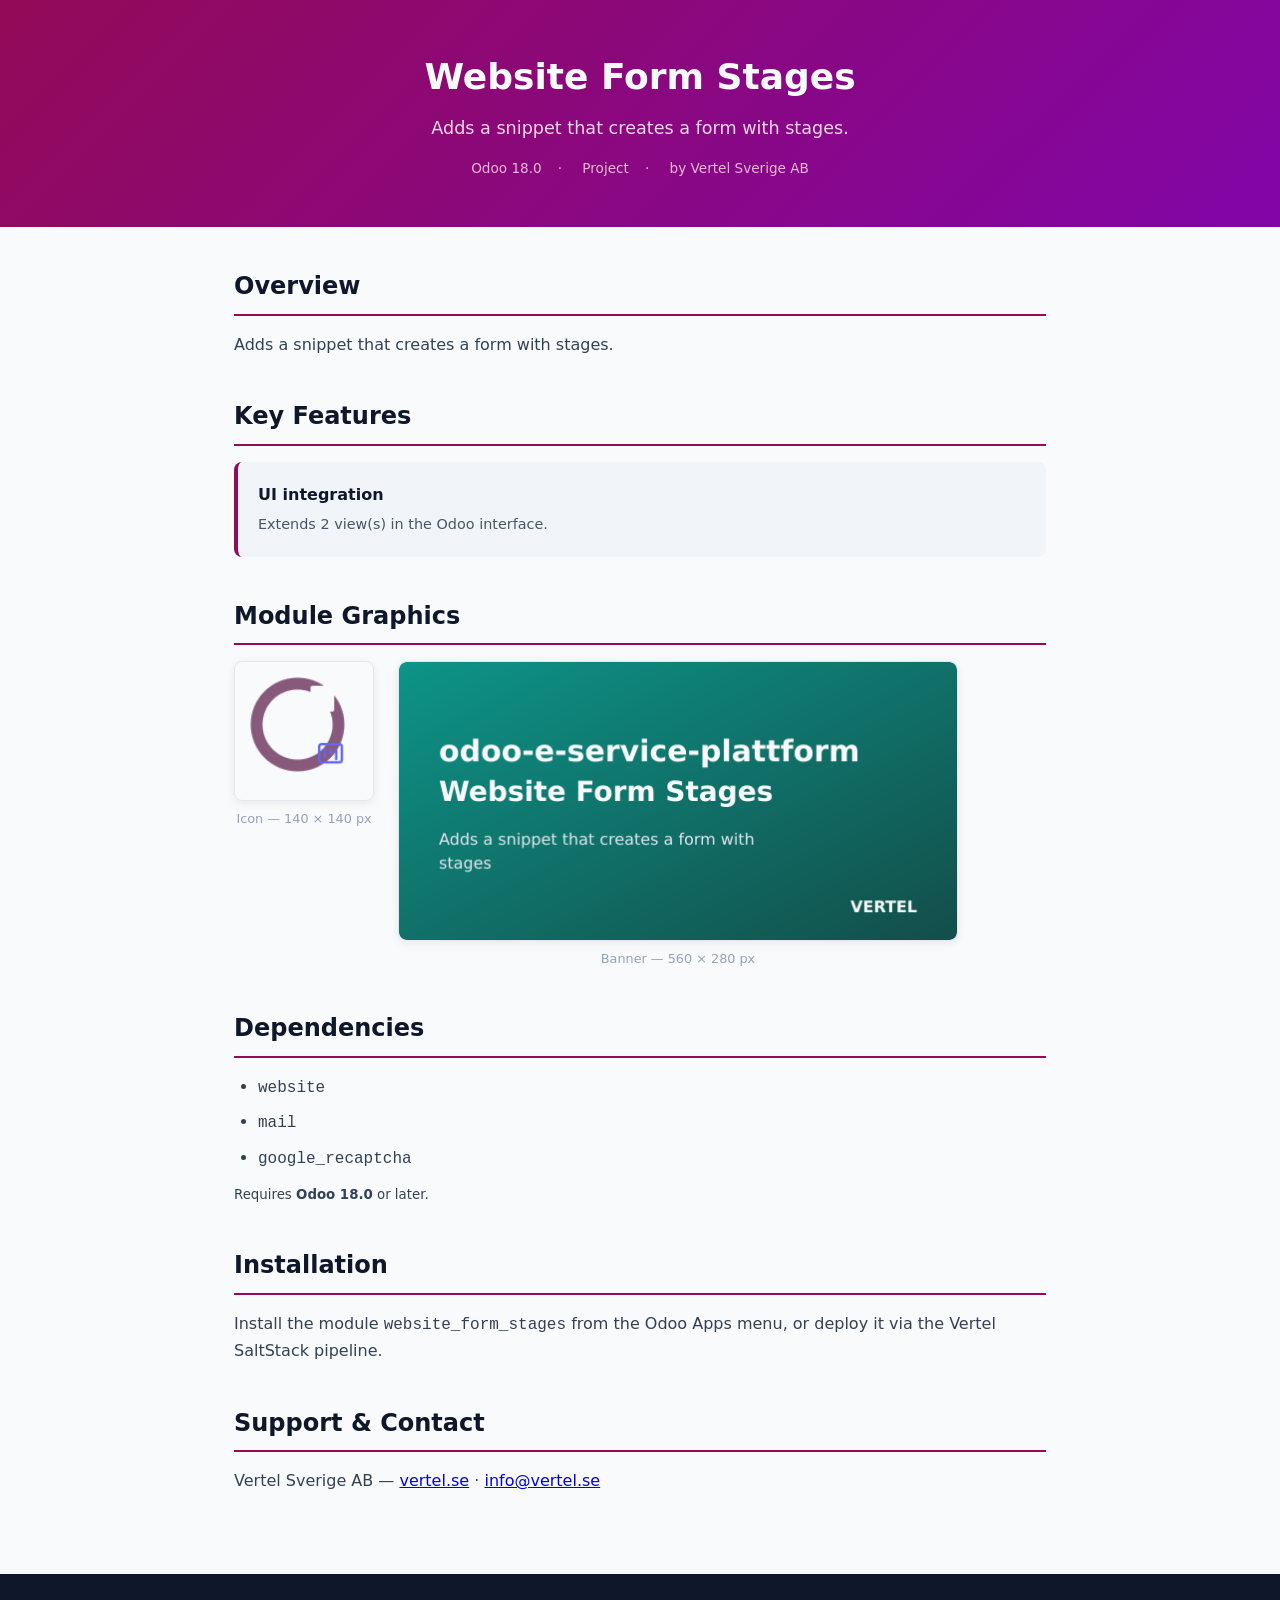
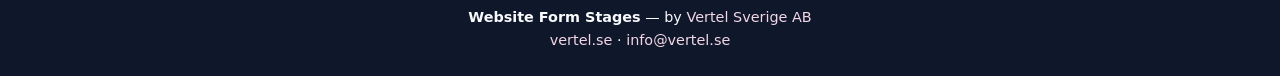
<file: website_form_stages/static/description/index.html>
<!DOCTYPE html>
<html lang="en">
<head>
  <meta charset="UTF-8">
  <meta name="viewport" content="width=device-width, initial-scale=1.0">
  <title>Website Form Stages &mdash; Vertel for Odoo</title>
  <style>
    :root { --navy:#0F172A; --darkBg:#1E293B; --white:#F8FAFC; --gray:#94A3B8;
             --lightGray:#E2E8F0; --brand:#930a57; --brand2:#8105a7; }
    * { margin:0; padding:0; box-sizing:border-box; }
    body { font-family:Inter,system-ui,-apple-system,sans-serif; color:var(--darkBg);
            background:var(--white); line-height:1.6; }
    .hero { background:linear-gradient(135deg,var(--brand),var(--brand2)); color:var(--white);
             padding:48px 32px; text-align:center; }
    .hero h1 { font-size:2.25rem; font-weight:800; margin-bottom:8px; }
    .hero .subtitle { font-size:1.1rem; color:#f3d7e6; }
    .hero .meta { margin-top:16px; font-size:0.85rem; color:#e8b8d2; }
    .hero .meta span { margin:0 8px; }
    .container { max-width:860px; margin:0 auto; padding:40px 24px; }
    section { margin-bottom:40px; }
    section h2 { font-size:1.5rem; font-weight:700; color:var(--navy);
                  margin-bottom:16px; padding-bottom:8px; border-bottom:2px solid var(--brand); }
    section p, section li { font-size:1rem; color:#334155; }
    section p { margin-bottom:12px; }
    section ul { padding-left:24px; }
    section li { margin-bottom:8px; }
    .feature-grid { display:grid; grid-template-columns:repeat(auto-fit,minmax(240px,1fr));
                     gap:16px; margin-top:16px; }
    .feature-card { background:#F1F5F9; border-radius:8px; padding:20px;
                     border-left:4px solid var(--brand); }
    .feature-card h4 { font-size:1rem; font-weight:600; color:var(--navy); margin-bottom:6px; }
    .feature-card p { font-size:0.9rem; color:#475569; margin:0; }
    .screenshots { display:flex; flex-wrap:wrap; gap:24px; align-items:flex-start; }
    .screenshots figure { margin:0; text-align:center; }
    .screenshots img { display:block; border-radius:8px;
                        box-shadow:0 2px 8px rgba(0,0,0,0.08);
                        border:1px solid var(--lightGray); }
    .screenshots figcaption { margin-top:8px; font-size:0.8rem; color:var(--gray); }
    footer { background:var(--navy); color:var(--white); text-align:center;
              padding:32px 24px; font-size:0.9rem; }
    footer a { color:#f3d7e6; text-decoration:none; }
  </style>
</head>
<body>
<div class="hero">
  <h1>Website Form Stages</h1>
  <p class="subtitle">Adds a snippet that creates a form with stages.</p>
  <div class="meta">
    <span>Odoo 18.0</span><span>&middot;</span>
    <span>Project</span><span>&middot;</span>
    <span>by Vertel Sverige AB</span>
  </div>
</div>
<div class="container">
  <section id="overview">
    <h2>Overview</h2>
    <p>Adds a snippet that creates a form with stages.</p>
  </section>
  <section id="features">
    <h2>Key Features</h2>
    <div class="feature-grid">
      <div class="feature-card"><h4>UI integration</h4><p>Extends 2 view(s) in the Odoo interface.</p></div>
    </div>
  </section>
  <section id="screenshots">
    <h2>Module Graphics</h2>
    <div class="screenshots">
      <figure>
        <img src="icon.png" alt="Website Form Stages icon" width="140" height="140">
        <figcaption>Icon &mdash; 140 &times; 140 px</figcaption>
      </figure>
      <figure>
        <img src="banner.png" alt="Website Form Stages banner" width="560" height="280">
        <figcaption>Banner &mdash; 560 &times; 280 px</figcaption>
      </figure>
    </div>
  </section>
  <section id="dependencies">
    <h2>Dependencies</h2>
    <ul><li><code>website</code></li><li><code>mail</code></li><li><code>google_recaptcha</code></li></ul>
    <p><small>Requires <strong>Odoo 18.0</strong> or later.</small></p>
  </section>
  <section id="installation">
    <h2>Installation</h2>
    <p>Install the module <code>website_form_stages</code> from the Odoo Apps menu,
       or deploy it via the Vertel SaltStack pipeline.</p>
  </section>
  <section id="support">
    <h2>Support &amp; Contact</h2>
    <p>Vertel Sverige AB &mdash; <a href="https://vertel.se">vertel.se</a> &middot;
       <a href="mailto:info@vertel.se">info@vertel.se</a></p>
  </section>
</div>
<footer>
  <p><strong>Website Form Stages</strong> &mdash; by <a href="https://vertel.se">Vertel Sverige AB</a></p>
  <p><a href="https://vertel.se">vertel.se</a> &middot;
     <a href="mailto:info@vertel.se">info@vertel.se</a></p>
</footer>
</body>
</html>
</file>
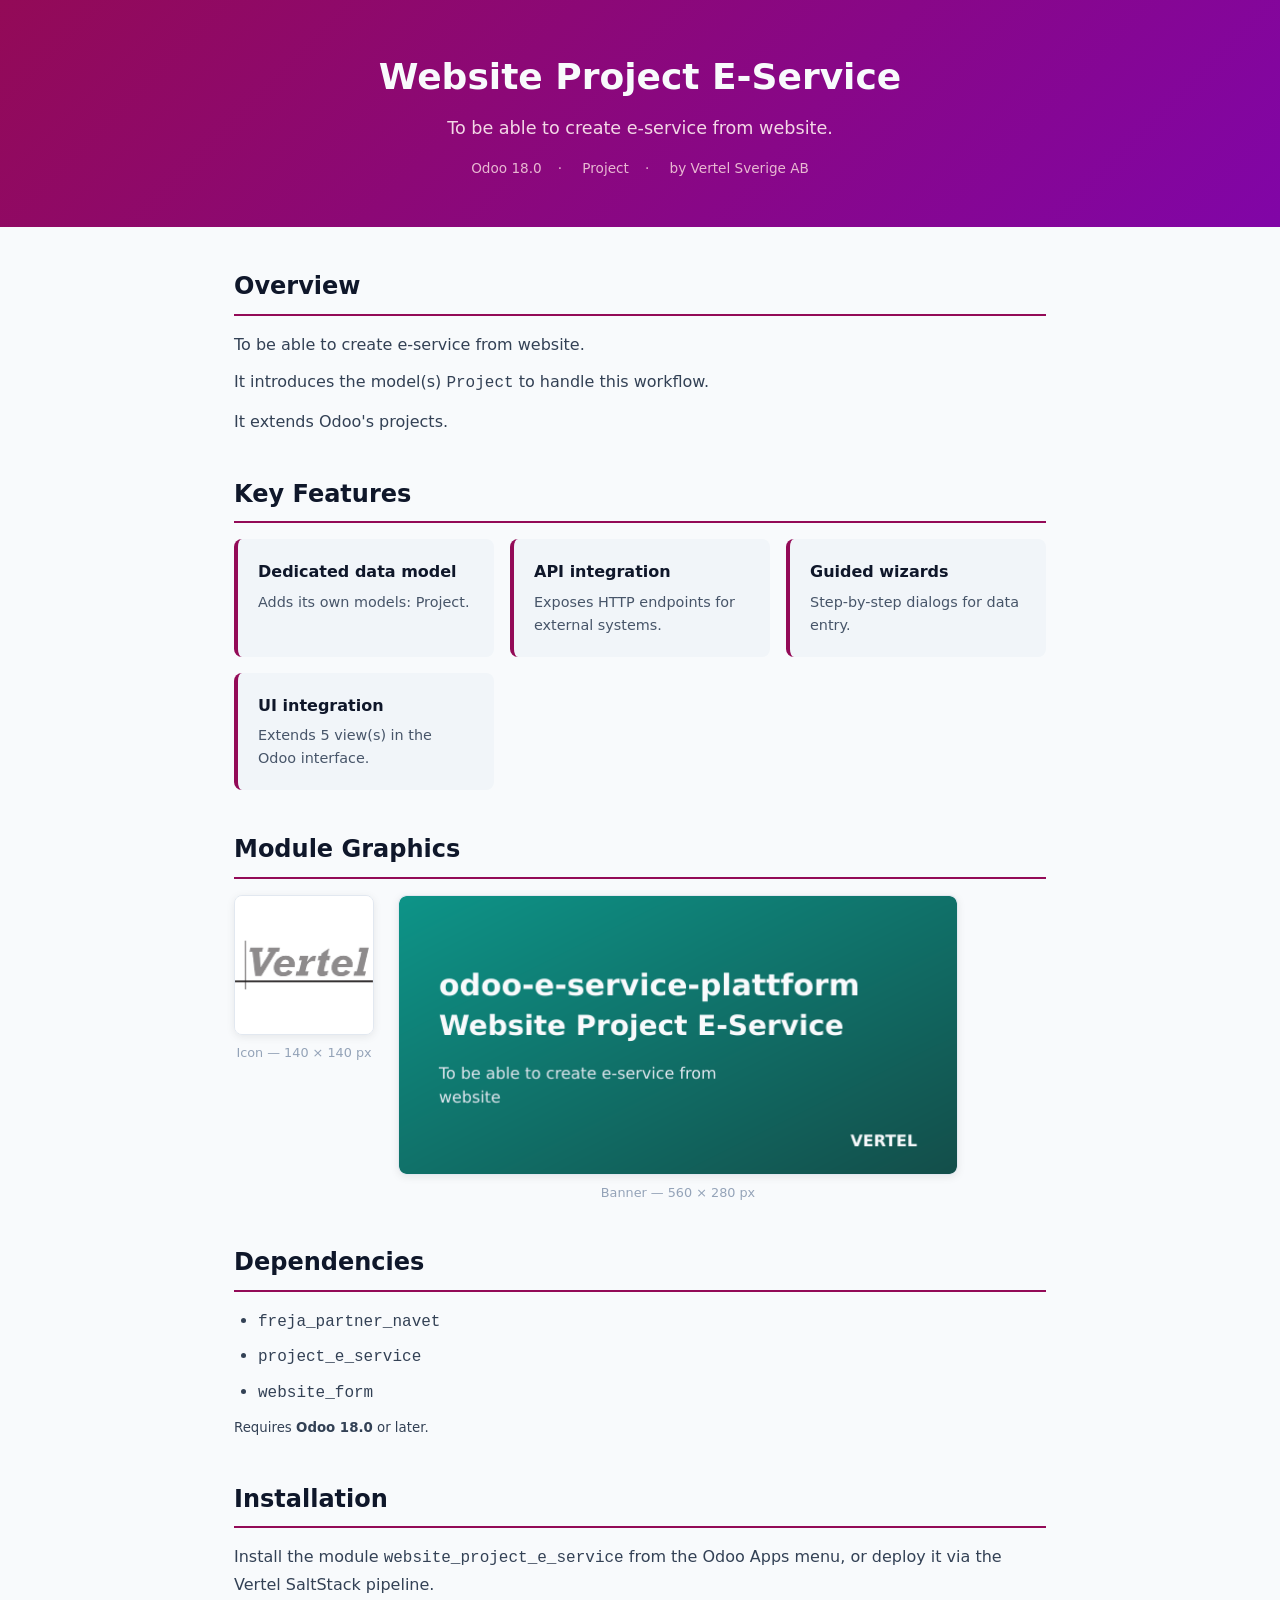
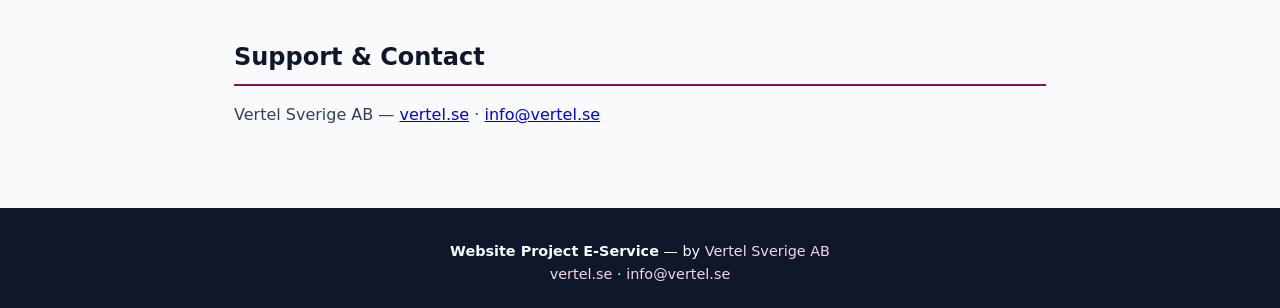
<file: website_project_e_service/static/description/index.html>
<!DOCTYPE html>
<html lang="en">
<head>
  <meta charset="UTF-8">
  <meta name="viewport" content="width=device-width, initial-scale=1.0">
  <title>Website Project E-Service &mdash; Vertel for Odoo</title>
  <style>
    :root { --navy:#0F172A; --darkBg:#1E293B; --white:#F8FAFC; --gray:#94A3B8;
             --lightGray:#E2E8F0; --brand:#930a57; --brand2:#8105a7; }
    * { margin:0; padding:0; box-sizing:border-box; }
    body { font-family:Inter,system-ui,-apple-system,sans-serif; color:var(--darkBg);
            background:var(--white); line-height:1.6; }
    .hero { background:linear-gradient(135deg,var(--brand),var(--brand2)); color:var(--white);
             padding:48px 32px; text-align:center; }
    .hero h1 { font-size:2.25rem; font-weight:800; margin-bottom:8px; }
    .hero .subtitle { font-size:1.1rem; color:#f3d7e6; }
    .hero .meta { margin-top:16px; font-size:0.85rem; color:#e8b8d2; }
    .hero .meta span { margin:0 8px; }
    .container { max-width:860px; margin:0 auto; padding:40px 24px; }
    section { margin-bottom:40px; }
    section h2 { font-size:1.5rem; font-weight:700; color:var(--navy);
                  margin-bottom:16px; padding-bottom:8px; border-bottom:2px solid var(--brand); }
    section p, section li { font-size:1rem; color:#334155; }
    section p { margin-bottom:12px; }
    section ul { padding-left:24px; }
    section li { margin-bottom:8px; }
    .feature-grid { display:grid; grid-template-columns:repeat(auto-fit,minmax(240px,1fr));
                     gap:16px; margin-top:16px; }
    .feature-card { background:#F1F5F9; border-radius:8px; padding:20px;
                     border-left:4px solid var(--brand); }
    .feature-card h4 { font-size:1rem; font-weight:600; color:var(--navy); margin-bottom:6px; }
    .feature-card p { font-size:0.9rem; color:#475569; margin:0; }
    .screenshots { display:flex; flex-wrap:wrap; gap:24px; align-items:flex-start; }
    .screenshots figure { margin:0; text-align:center; }
    .screenshots img { display:block; border-radius:8px;
                        box-shadow:0 2px 8px rgba(0,0,0,0.08);
                        border:1px solid var(--lightGray); }
    .screenshots figcaption { margin-top:8px; font-size:0.8rem; color:var(--gray); }
    footer { background:var(--navy); color:var(--white); text-align:center;
              padding:32px 24px; font-size:0.9rem; }
    footer a { color:#f3d7e6; text-decoration:none; }
  </style>
</head>
<body>
<div class="hero">
  <h1>Website Project E-Service</h1>
  <p class="subtitle">To be able to create e-service from website.</p>
  <div class="meta">
    <span>Odoo 18.0</span><span>&middot;</span>
    <span>Project</span><span>&middot;</span>
    <span>by Vertel Sverige AB</span>
  </div>
</div>
<div class="container">
  <section id="overview">
    <h2>Overview</h2>
    <p>To be able to create e-service from website.</p>
    <p>It introduces the model(s) <code>Project</code> to handle this workflow.</p>
    <p>It extends Odoo's projects.</p>
  </section>
  <section id="features">
    <h2>Key Features</h2>
    <div class="feature-grid">
      <div class="feature-card"><h4>Dedicated data model</h4><p>Adds its own models: Project.</p></div>
      <div class="feature-card"><h4>API integration</h4><p>Exposes HTTP endpoints for external systems.</p></div>
      <div class="feature-card"><h4>Guided wizards</h4><p>Step-by-step dialogs for data entry.</p></div>
      <div class="feature-card"><h4>UI integration</h4><p>Extends 5 view(s) in the Odoo interface.</p></div>
    </div>
  </section>
  <section id="screenshots">
    <h2>Module Graphics</h2>
    <div class="screenshots">
      <figure>
        <img src="icon.png" alt="Website Project E-Service icon" width="140" height="140">
        <figcaption>Icon &mdash; 140 &times; 140 px</figcaption>
      </figure>
      <figure>
        <img src="banner.png" alt="Website Project E-Service banner" width="560" height="280">
        <figcaption>Banner &mdash; 560 &times; 280 px</figcaption>
      </figure>
    </div>
  </section>
  <section id="dependencies">
    <h2>Dependencies</h2>
    <ul><li><code>freja_partner_navet</code></li><li><code>project_e_service</code></li><li><code>website_form</code></li></ul>
    <p><small>Requires <strong>Odoo 18.0</strong> or later.</small></p>
  </section>
  <section id="installation">
    <h2>Installation</h2>
    <p>Install the module <code>website_project_e_service</code> from the Odoo Apps menu,
       or deploy it via the Vertel SaltStack pipeline.</p>
  </section>
  <section id="support">
    <h2>Support &amp; Contact</h2>
    <p>Vertel Sverige AB &mdash; <a href="https://vertel.se">vertel.se</a> &middot;
       <a href="mailto:info@vertel.se">info@vertel.se</a></p>
  </section>
</div>
<footer>
  <p><strong>Website Project E-Service</strong> &mdash; by <a href="https://vertel.se">Vertel Sverige AB</a></p>
  <p><a href="https://vertel.se">vertel.se</a> &middot;
     <a href="mailto:info@vertel.se">info@vertel.se</a></p>
</footer>
</body>
</html>
</file>
